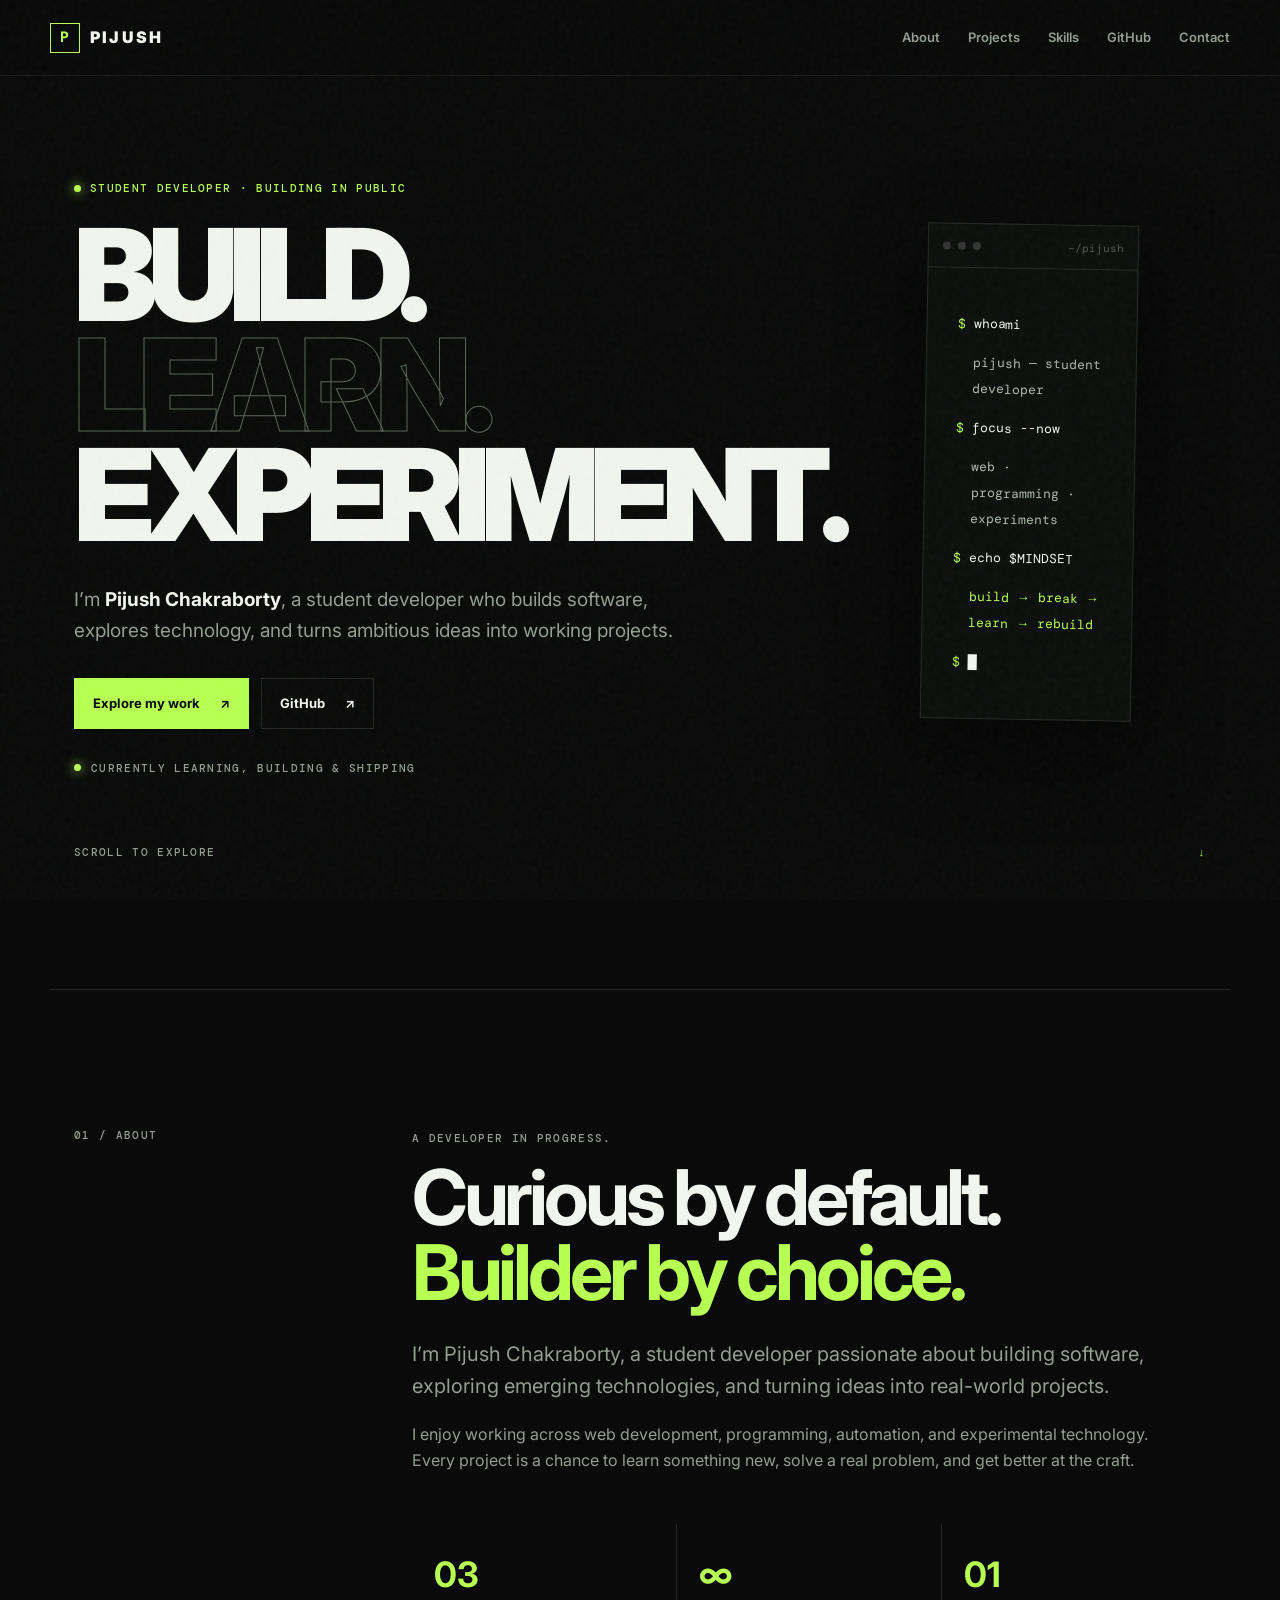
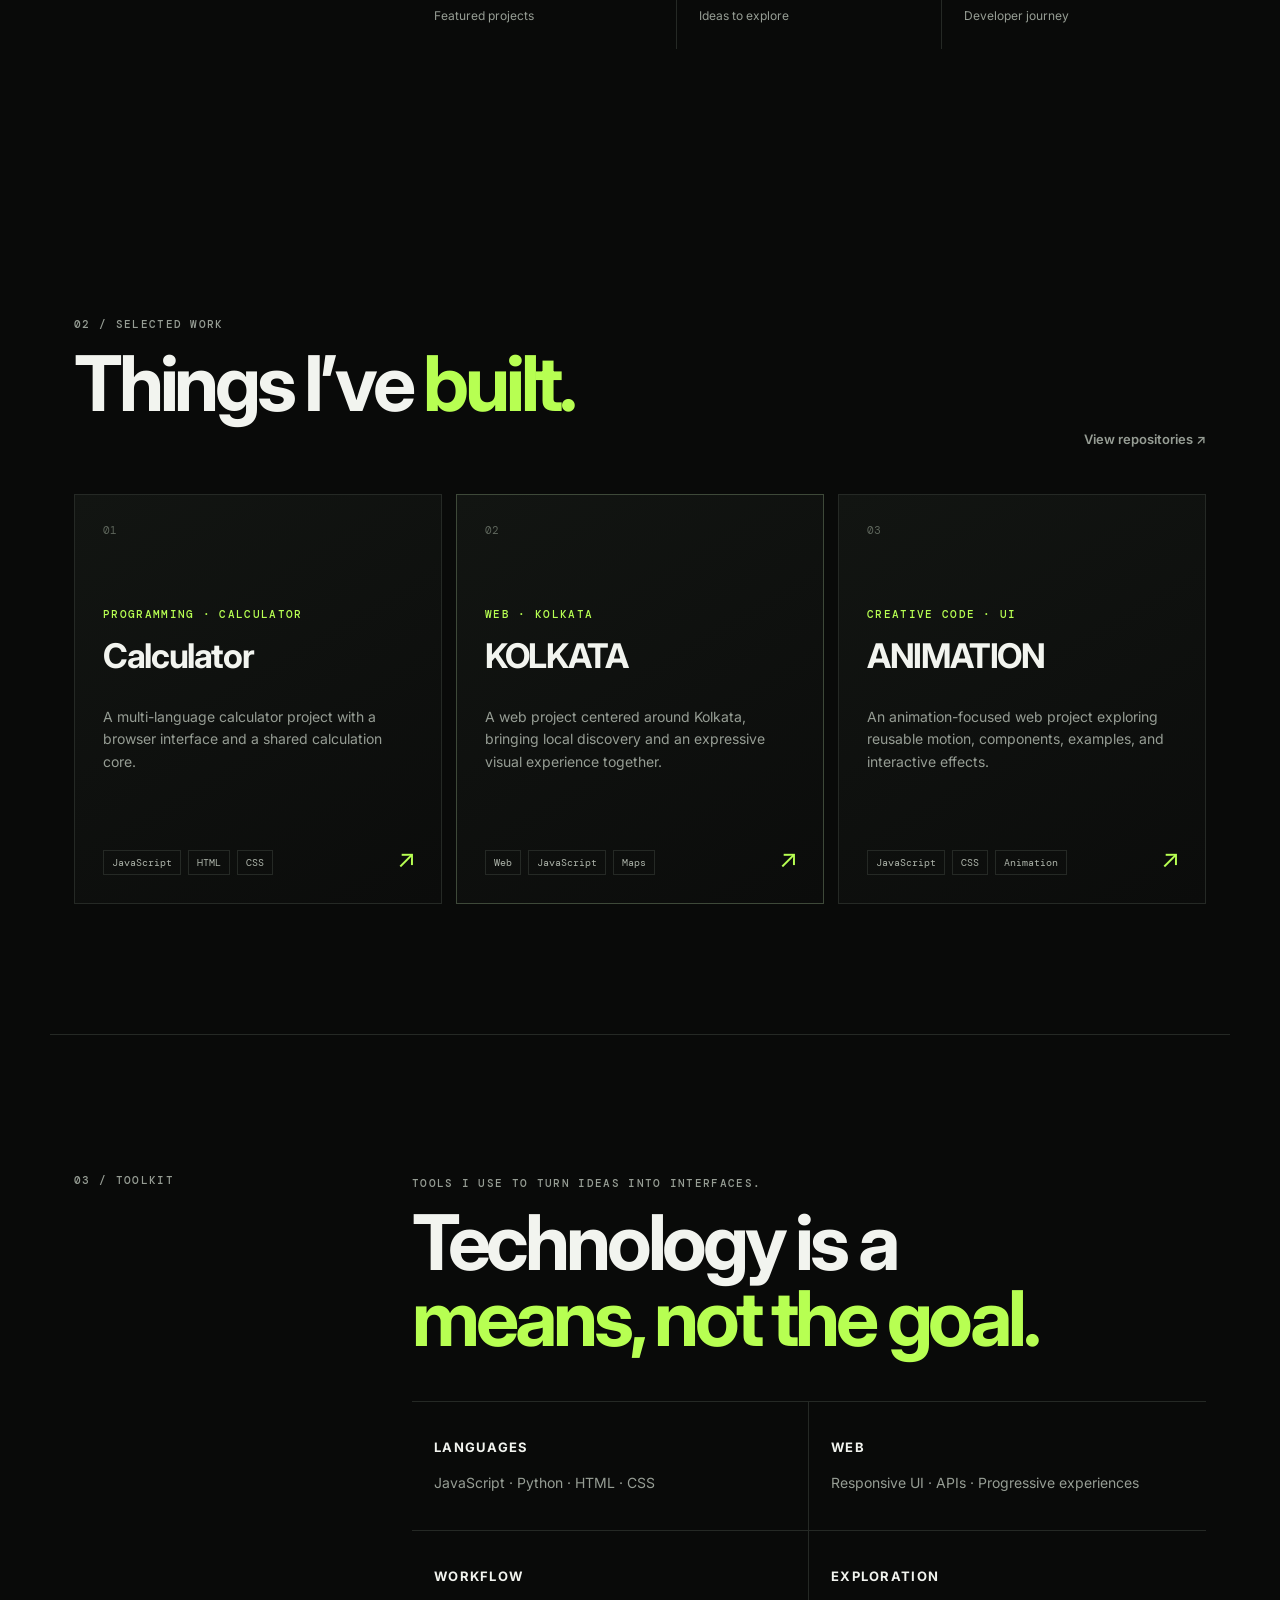
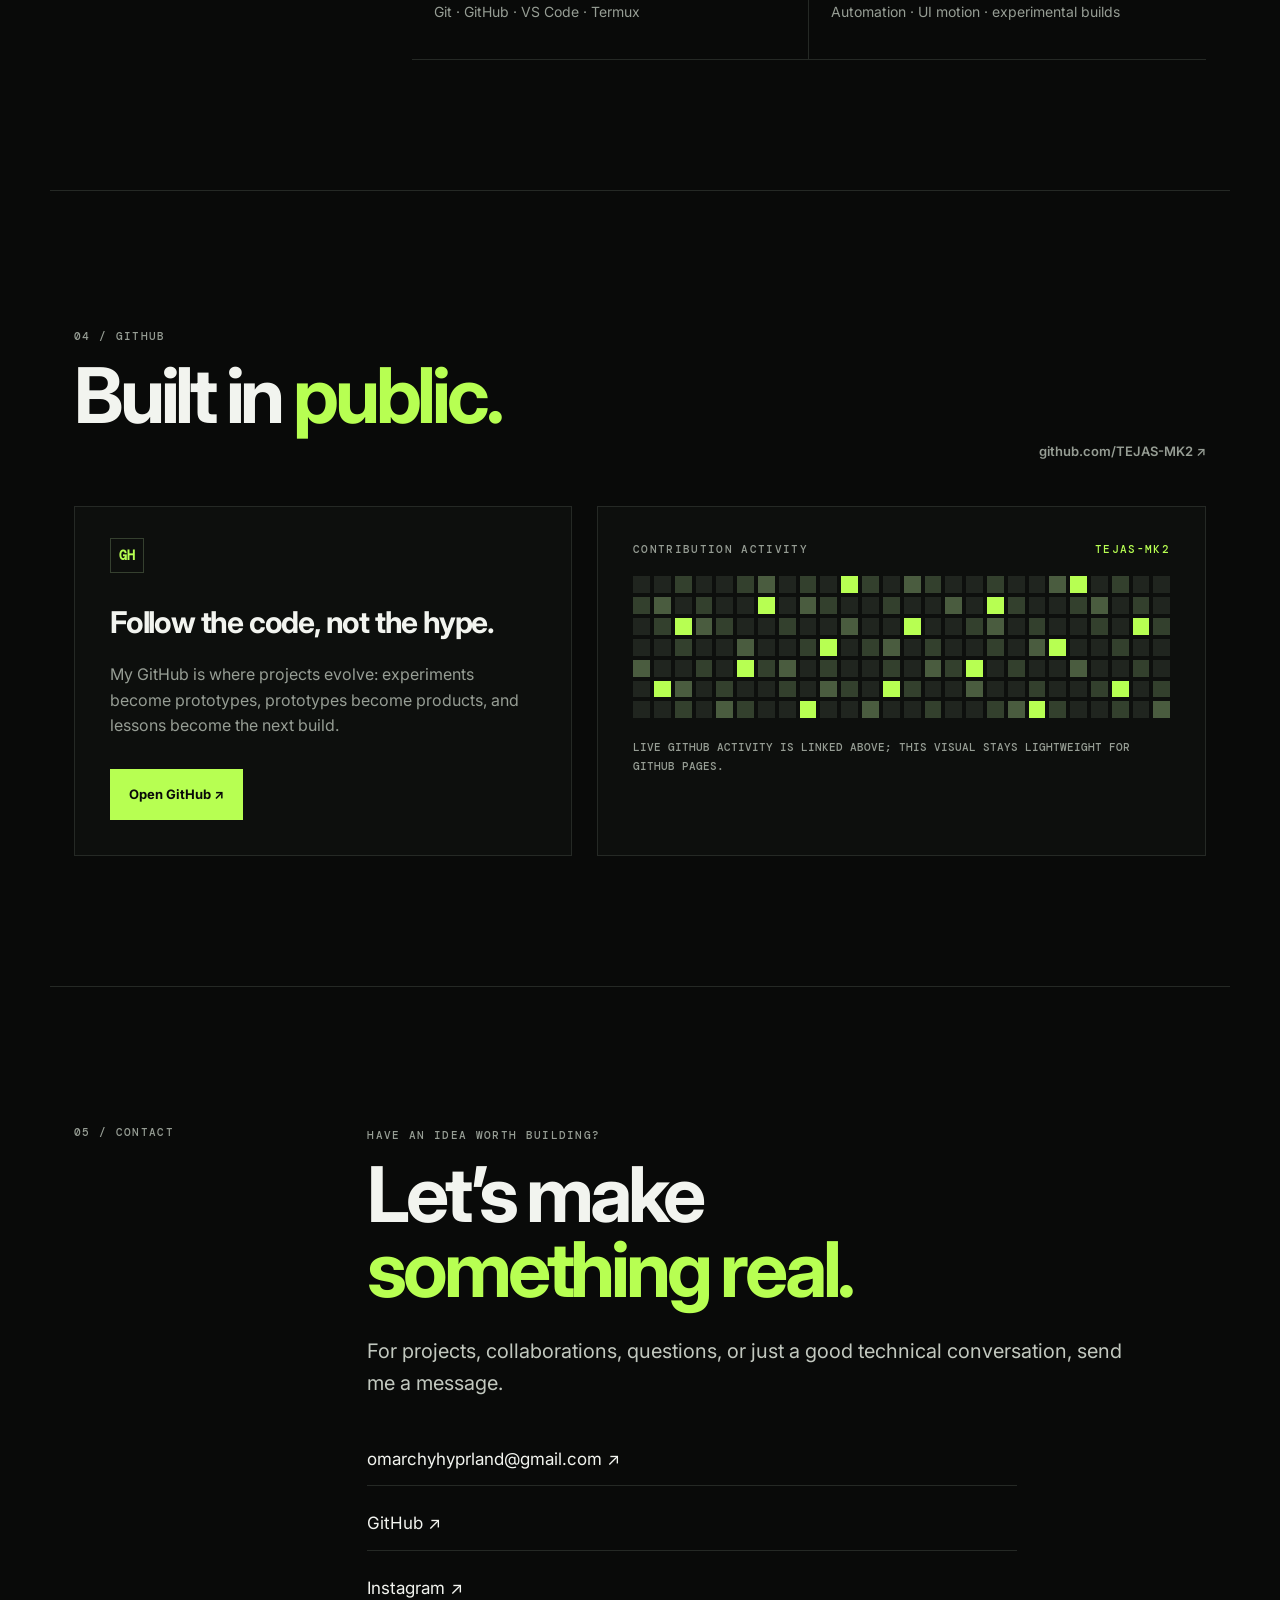
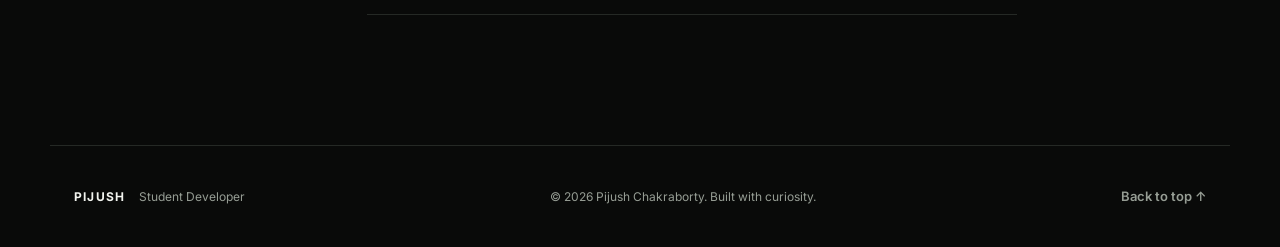
<file: index.html>
<!doctype html>
<html lang="en">
<head>
  <meta charset="utf-8">
  <meta name="viewport" content="width=device-width, initial-scale=1">
  <meta name="description" content="Pijush Chakraborty — Student Developer building software, exploring technology, and turning ideas into real projects.">
  <meta name="theme-color" content="#0a0b0a">
  <meta property="og:title" content="Pijush Chakraborty — Student Developer">
  <meta property="og:description" content="Student developer building software, exploring technology, and turning ideas into real projects.">
  <meta property="og:type" content="website">
  <title>Pijush Chakraborty — Student Developer</title>
  <link rel="icon" href="data:image/svg+xml,%3Csvg xmlns='http://www.w3.org/2000/svg' viewBox='0 0 100 100'%3E%3Ctext y='.9em' font-size='90'%3EP%3C/text%3E%3C/svg%3E">
  <link rel="stylesheet" href="./styles.css">
</head>
<body>
  <div class="noise" aria-hidden="true"></div>
  <header class="site-header">
    <a class="brand" href="#home" aria-label="Pijush home"><span class="brand-mark">P</span><span>PIJUSH</span></a>
    <button class="menu-toggle" aria-expanded="false" aria-controls="nav">Menu</button>
    <nav id="nav" class="nav" aria-label="Primary navigation">
      <a href="#about">About</a><a href="#projects">Projects</a><a href="#skills">Skills</a><a href="#github">GitHub</a><a href="#contact">Contact</a>
    </nav>
  </header>

  <main>
    <section id="home" class="hero section">
      <div class="hero-grid">
        <div>
          <p class="eyebrow"><span class="pulse"></span> Student Developer · Building in public</p>
          <h1>BUILD.<br><em>LEARN.</em><br>EXPERIMENT.</h1>
          <p class="hero-copy">I’m <strong>Pijush Chakraborty</strong>, a student developer who builds software, explores technology, and turns ambitious ideas into working projects.</p>
          <div class="actions"><a class="button primary" href="#projects">Explore my work <span>↗</span></a><a class="button" href="https://github.com/TEJAS-MK2">GitHub <span>↗</span></a></div>
          <div class="status-line"><span class="dot"></span> Currently learning, building & shipping</div>
        </div>
        <div class="hero-card">
          <div class="terminal-top"><span></span><span></span><span></span><code>~/pijush</code></div>
          <div class="terminal-body">
            <p><span class="prompt">$</span> whoami</p><p class="output">pijush — student developer</p>
            <p><span class="prompt">$</span> focus --now</p><p class="output">web · programming · experiments</p>
            <p><span class="prompt">$</span> echo $MINDSET</p><p class="output accent">build → break → learn → rebuild</p>
            <p><span class="prompt">$</span> <span class="cursor">█</span></p>
          </div>
        </div>
      </div>
      <div class="scroll-note">SCROLL TO EXPLORE <span>↓</span></div>
    </section>

    <section id="about" class="section split">
      <div class="section-label">01 / ABOUT</div>
      <div>
        <p class="kicker">A developer in progress.</p>
        <h2>Curious by default.<br><span>Builder by choice.</span></h2>
        <p class="lead">I’m Pijush Chakraborty, a student developer passionate about building software, exploring emerging technologies, and turning ideas into real-world projects.</p>
        <p>I enjoy working across web development, programming, automation, and experimental technology. Every project is a chance to learn something new, solve a real problem, and get better at the craft.</p>
        <div class="facts"><div><strong>03</strong><span>Featured projects</span></div><div><strong>∞</strong><span>Ideas to explore</span></div><div><strong>01</strong><span>Developer journey</span></div></div>
      </div>
    </section>

    <section id="projects" class="section">
      <div class="section-heading"><div><div class="section-label">02 / SELECTED WORK</div><h2>Things I’ve <span>built.</span></h2></div><a class="text-link" href="https://github.com/TEJAS-MK2?tab=repositories">View repositories ↗</a></div>
      <div class="projects">
        <a class="project-card" href="https://github.com/TEJAS-MK2/Calculator">
          <div class="project-index">01</div><div class="project-meta">PROGRAMMING · CALCULATOR</div>
          <h3>Calculator</h3><p>A multi-language calculator project with a browser interface and a shared calculation core.</p>
          <div class="tags"><span>JavaScript</span><span>HTML</span><span>CSS</span></div><div class="project-arrow">↗</div>
        </a>
        <a class="project-card featured" href="https://github.com/TEJAS-MK2/KOLKATA">
          <div class="project-index">02</div><div class="project-meta">WEB · KOLKATA</div>
          <h3>KOLKATA</h3><p>A web project centered around Kolkata, bringing local discovery and an expressive visual experience together.</p>
          <div class="tags"><span>Web</span><span>JavaScript</span><span>Maps</span></div><div class="project-arrow">↗</div>
        </a>
        <a class="project-card" href="https://github.com/TEJAS-MK2/ANIMATION">
          <div class="project-index">03</div><div class="project-meta">CREATIVE CODE · UI</div>
          <h3>ANIMATION</h3><p>An animation-focused web project exploring reusable motion, components, examples, and interactive effects.</p>
          <div class="tags"><span>JavaScript</span><span>CSS</span><span>Animation</span></div><div class="project-arrow">↗</div>
        </a>
      </div>
    </section>

    <section id="skills" class="section split">
      <div class="section-label">03 / TOOLKIT</div>
      <div><p class="kicker">Tools I use to turn ideas into interfaces.</p><h2>Technology is a<br><span>means, not the goal.</span></h2>
        <div class="skill-grid"><div><h3>Languages</h3><p>JavaScript · Python · HTML · CSS</p></div><div><h3>Web</h3><p>Responsive UI · APIs · Progressive experiences</p></div><div><h3>Workflow</h3><p>Git · GitHub · VS Code · Termux</p></div><div><h3>Exploration</h3><p>Automation · UI motion · experimental builds</p></div></div>
      </div>
    </section>

    <section id="github" class="section github-section">
      <div class="section-heading"><div><div class="section-label">04 / GITHUB</div><h2>Built in <span>public.</span></h2></div><a class="text-link" href="https://github.com/TEJAS-MK2">github.com/TEJAS-MK2 ↗</a></div>
      <div class="github-panel"><div class="github-copy"><span class="github-icon">GH</span><h3>Follow the code, not the hype.</h3><p>My GitHub is where projects evolve: experiments become prototypes, prototypes become products, and lessons become the next build.</p><a class="button primary" href="https://github.com/TEJAS-MK2">Open GitHub ↗</a></div><div class="contrib" aria-label="Decorative contribution activity"><div class="contrib-head"><span>Contribution activity</span><span>TEJAS-MK2</span></div><div id="contrib-grid"></div><small>Live GitHub activity is linked above; this visual stays lightweight for GitHub Pages.</small></div></div>
    </section>

    <section id="contact" class="section contact">
      <div class="section-label">05 / CONTACT</div>
      <div><p class="kicker">Have an idea worth building?</p><h2>Let’s make<br><span>something real.</span></h2><p class="lead">For projects, collaborations, questions, or just a good technical conversation, send me a message.</p><div class="contact-links"><a href="mailto:omarchyhyprland@gmail.com">omarchyhyprland@gmail.com ↗</a><a href="https://github.com/TEJAS-MK2">GitHub ↗</a><a href="https://www.instagram.com/404__error_try_again/">Instagram ↗</a></div></div>
    </section>
  </main>

  <footer><div><strong>PIJUSH</strong><span>Student Developer</span></div><p>© <span id="year"></span> Pijush Chakraborty. Built with curiosity.</p><a href="#home">Back to top ↑</a></footer>
  <script src="./script.js"></script>
</body>
</html>
</file>
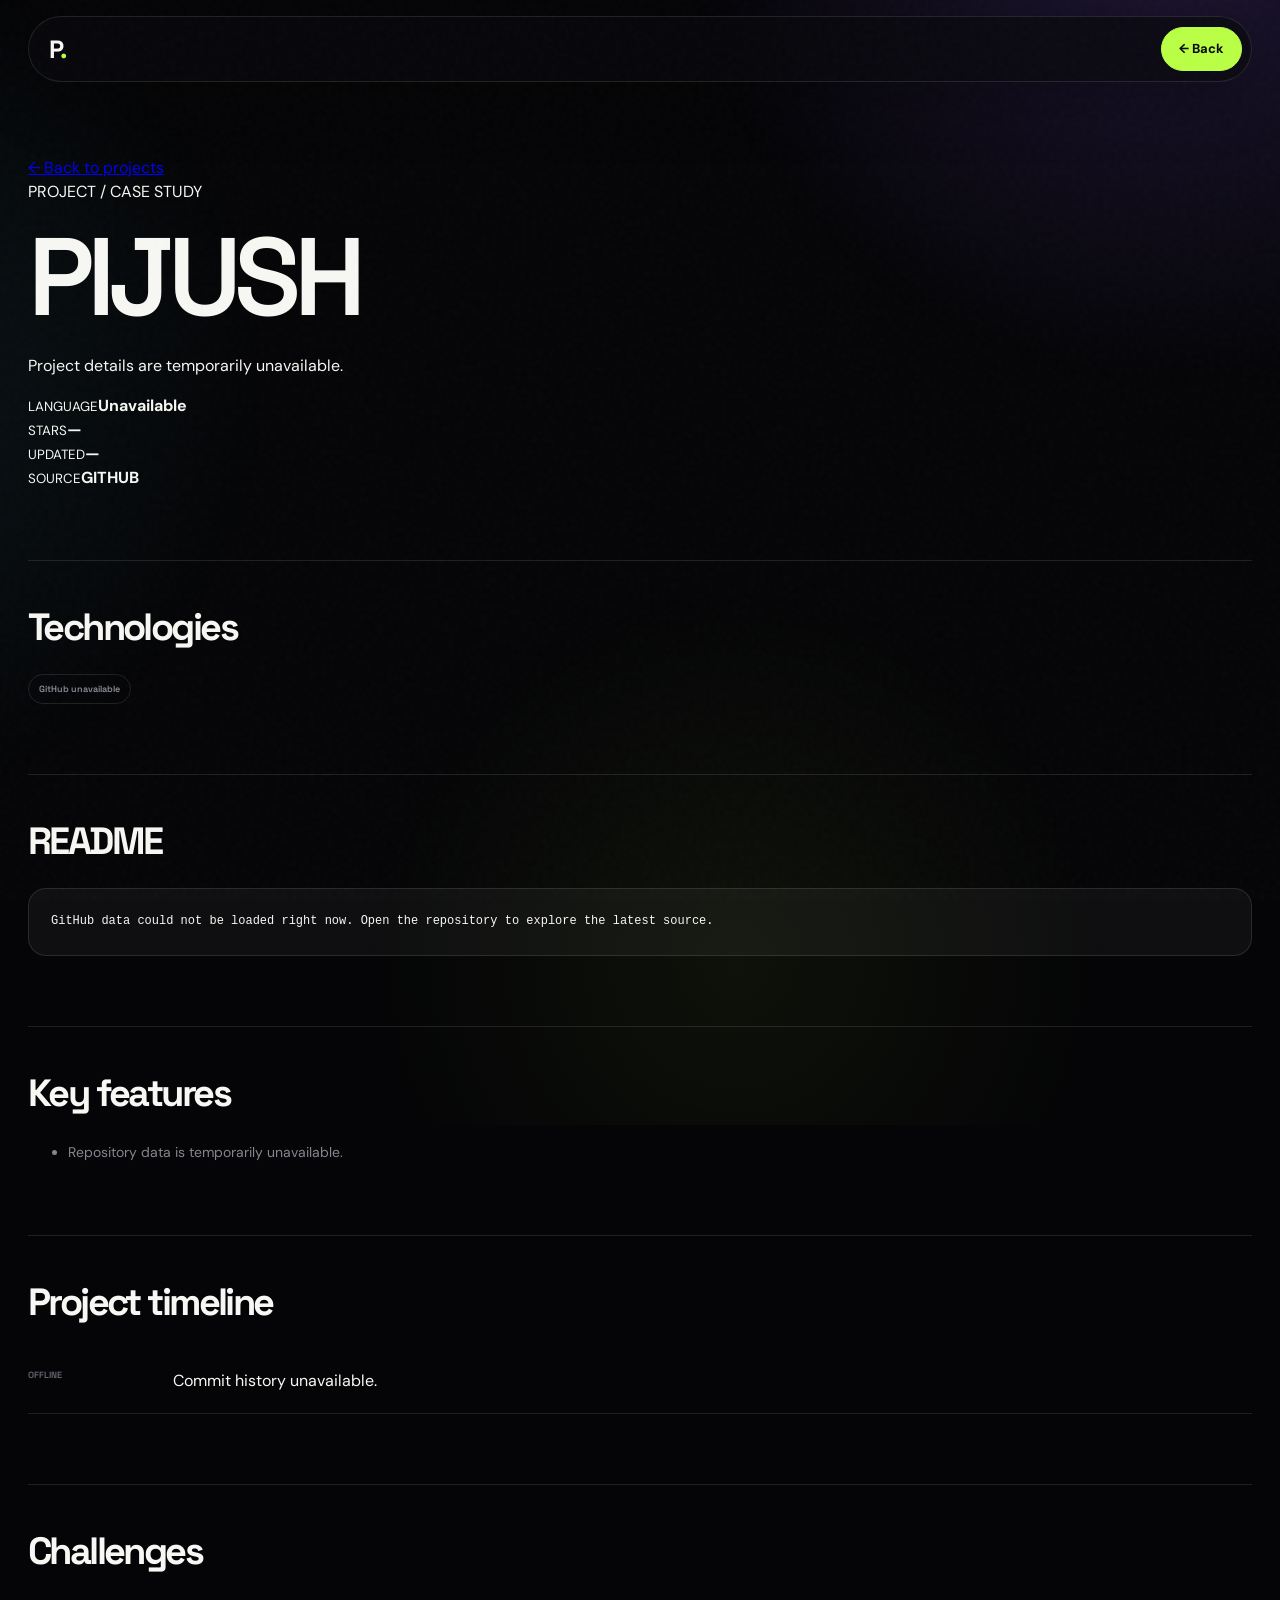
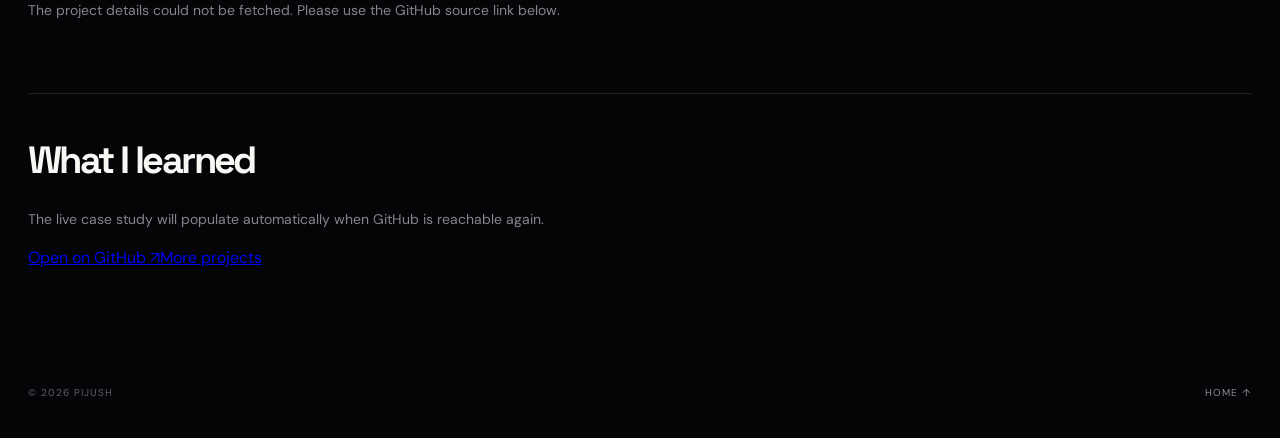
<file: case-study.html>
<!doctype html><html lang="en"><head><meta charset="UTF-8"><meta name="viewport" content="width=device-width,initial-scale=1"><meta name="description" content="A dynamic project case study from Pijush’s GitHub portfolio."><meta property="og:title" content="Project — Pijush"><meta property="og:description" content="Explore the project README, technologies, timeline, features, challenges, and learning notes."><meta property="og:type" content="article"><link rel="icon" href="favicon.svg" type="image/svg+xml"><title>Project — Pijush</title><link rel="preconnect" href="https://fonts.googleapis.com"><link rel="preconnect" href="https://fonts.gstatic.com" crossorigin><link href="https://fonts.googleapis.com/css2?family=DM+Sans:wght@400;500;600;700&family=Space+Grotesk:wght@500;600;700&display=swap" rel="stylesheet"><link rel="stylesheet" href="style.css"><link rel="stylesheet" href="mobile.css"><link rel="stylesheet" href="features.css"><link rel="stylesheet" href="v11.css"></head><body><div class="noise"></div><header class="nav-wrap"><nav class="nav container"><a class="logo" href="index.html">P<span>.</span></a><a class="nav-cta" href="index.html#work">← Back</a></nav></header><main class="case case-rich container"><a class="back" href="index.html#work">← Back to projects</a><div class="case-kicker">PROJECT / CASE STUDY</div><h1 id="title">Loading.</h1><p class="case-lead" id="lead">Loading project details from GitHub…</p><div class="case-grid"><div class="case-stat"><small>LANGUAGE</small><strong id="language">—</strong></div><div class="case-stat"><small>STARS</small><strong id="stars">—</strong></div><div class="case-stat"><small>UPDATED</small><strong id="updated">—</strong></div><div class="case-stat"><small>SOURCE</small><strong>GITHUB</strong></div></div><section class="case-section"><h2>Technologies</h2><div class="case-tags" id="technologies"><span class="case-tag">Loading…</span></div></section><section class="case-section"><h2>README</h2><pre class="case-readme" id="readme">Loading repository README…</pre></section><section class="case-section"><h2>Key features</h2><ul id="features"><li>Loading…</li></ul></section><section class="case-section"><h2>Project timeline</h2><div class="case-timeline" id="case-events"><div class="case-event"><time>NOW</time><a href="#">Loading commit history…</a></div></div></section><section class="case-section"><h2>Challenges</h2><p id="challenge">Loading…</p></section><section class="case-section"><h2>What I learned</h2><p id="learned">Loading…</p></section><div class="case-actions"><a id="github" href="#" target="_blank" rel="noreferrer">Open on GitHub ↗</a><a href="index.html#work">More projects</a></div></main><footer class="footer container"><span>© 2026 Pijush</span><a href="index.html">Home ↑</a></footer><script src="case-study-v11.js"></script></body></html>
</file>
<file: styles.css>
@import url('https://fonts.googleapis.com/css2?family=DM+Mono:wght@400;500&family=Inter:wght@400;500;600;700;800;900&display=swap');
:root{--bg:#090a09;--panel:#111311;--line:#252925;--text:#f2f4ef;--muted:#969d94;--accent:#b7ff52;--max:1180px}
*{box-sizing:border-box}html{scroll-behavior:smooth}body{margin:0;background:var(--bg);color:var(--text);font-family:Inter,system-ui,sans-serif;line-height:1.6;overflow-x:hidden}.noise{position:fixed;inset:0;pointer-events:none;opacity:.035;background-image:url("data:image/svg+xml,%3Csvg viewBox='0 0 180 180' xmlns='http://www.w3.org/2000/svg'%3E%3Cfilter id='n'%3E%3CfeTurbulence type='fractalNoise' baseFrequency='.9' numOctaves='3' stitchTiles='stitch'/%3E%3C/filter%3E%3Crect width='100%25' height='100%25' filter='url(%23n)'/%3E%3C/svg%3E");z-index:20}.site-header{height:76px;position:fixed;top:0;left:0;right:0;z-index:10;display:flex;align-items:center;justify-content:space-between;padding:0 max(24px,calc((100vw - var(--max))/2));border-bottom:1px solid rgba(255,255,255,.07);background:rgba(9,10,9,.82);backdrop-filter:blur(16px)}.brand{display:flex;align-items:center;gap:10px;color:var(--text);text-decoration:none;font-weight:900;letter-spacing:.14em}.brand-mark{display:grid;place-items:center;width:30px;height:30px;border:1px solid var(--accent);color:var(--accent);font-family:'DM Mono';font-size:14px}.nav{display:flex;gap:28px}.nav a,.text-link,footer a{color:var(--muted);text-decoration:none;font-size:13px;font-weight:600;transition:.2s}.nav a:hover,.text-link:hover,footer a:hover{color:var(--accent)}.menu-toggle{display:none;background:none;border:1px solid var(--line);color:var(--text);padding:8px 12px}.section{max-width:var(--max);margin:auto;padding:130px 24px}.hero{min-height:100vh;padding-top:170px;display:flex;flex-direction:column;justify-content:center}.hero-grid{display:grid;grid-template-columns:1.25fr .75fr;gap:80px;align-items:center}.eyebrow,.kicker,.section-label,.project-meta,.status-line,.scroll-note,.contrib-head,small{font:500 11px 'DM Mono',monospace;letter-spacing:.12em;text-transform:uppercase;color:var(--muted)}.eyebrow{color:var(--accent);display:flex;align-items:center;gap:9px}.pulse,.dot{width:7px;height:7px;border-radius:50%;background:var(--accent);display:inline-block;box-shadow:0 0 12px var(--accent)}h1{font-size:clamp(64px,10vw,138px);line-height:.86;letter-spacing:-.07em;margin:25px 0 35px;font-weight:900}h1 em{font-style:normal;color:transparent;-webkit-text-stroke:1px #5d655b}.hero-copy{max-width:650px;font-size:19px;color:var(--muted)}.hero-copy strong{color:var(--text)}.actions{display:flex;gap:12px;margin:32px 0}.button{display:inline-flex;align-items:center;gap:20px;padding:14px 18px;border:1px solid var(--line);color:var(--text);text-decoration:none;font-size:13px;font-weight:700;transition:.2s}.button:hover{border-color:var(--accent);transform:translateY(-2px)}.button.primary{background:var(--accent);color:#090a09;border-color:var(--accent)}.status-line{display:flex;align-items:center;gap:10px}.hero-card{border:1px solid var(--line);background:#0d0f0d;box-shadow:0 30px 80px #0008;transform:rotate(1deg)}.terminal-top{height:44px;border-bottom:1px solid var(--line);display:flex;align-items:center;gap:7px;padding:0 14px}.terminal-top span{width:8px;height:8px;border-radius:50%;background:#333}.terminal-top code{margin-left:auto;color:#555;font:11px 'DM Mono'}.terminal-body{padding:30px;font:13px/2 'DM Mono';min-height:310px}.prompt{color:var(--accent)}.output{color:#b0b8ae;margin:0 0 12px 16px}.output.accent{color:var(--accent)}.cursor{animation:blink 1s steps(2,end) infinite}@keyframes blink{50%{opacity:0}}.scroll-note{margin-top:70px;display:flex;justify-content:space-between}.scroll-note span{color:var(--accent)}.split{display:grid;grid-template-columns:.35fr 1fr;gap:60px;border-top:1px solid var(--line)}h2{font-size:clamp(44px,6vw,78px);line-height:.98;letter-spacing:-.055em;margin:15px 0 28px}h2 span{color:var(--accent)}.lead{font-size:20px;color:#c2c8bf;max-width:760px}.split>div:last-child>p:not(.kicker){color:var(--muted);max-width:760px}.facts{display:grid;grid-template-columns:repeat(3,1fr);gap:1px;background:var(--line);margin-top:50px}.facts div{background:var(--bg);padding:22px}.facts strong{display:block;font-size:35px;color:var(--accent)}.facts span{font-size:12px;color:var(--muted)}.section-heading{display:flex;justify-content:space-between;align-items:end;margin-bottom:45px}.projects{display:grid;grid-template-columns:repeat(3,1fr);gap:14px}.project-card{position:relative;min-height:410px;padding:28px;border:1px solid var(--line);background:linear-gradient(150deg,#121512,#0b0c0b);color:var(--text);text-decoration:none;display:flex;flex-direction:column;transition:.3s;overflow:hidden}.project-card:before{content:"";position:absolute;inset:0;background:radial-gradient(circle at 90% 0%,rgba(183,255,82,.1),transparent 35%);opacity:0;transition:.3s}.project-card:hover{border-color:#56614e;transform:translateY(-7px)}.project-card:hover:before{opacity:1}.project-card.featured{border-color:#3e4939}.project-index{font:11px 'DM Mono';color:#5d655b;margin-bottom:70px}.project-meta{color:var(--accent)}.project-card h3{font-size:34px;letter-spacing:-.04em;margin:8px 0}.project-card p{color:var(--muted);font-size:14px}.tags{display:flex;gap:7px;flex-wrap:wrap;margin-top:auto}.tags span{border:1px solid var(--line);padding:5px 8px;color:#adb4aa;font:10px 'DM Mono'}.project-arrow{position:absolute;right:25px;bottom:25px;font-size:25px;color:var(--accent)}.skill-grid{display:grid;grid-template-columns:repeat(2,1fr);border-top:1px solid var(--line);margin-top:45px}.skill-grid>div{padding:22px;border-bottom:1px solid var(--line)}.skill-grid>div:nth-child(odd){border-right:1px solid var(--line)}.skill-grid h3{font-size:13px;text-transform:uppercase;letter-spacing:.1em}.skill-grid p{color:var(--muted);font-size:14px}.github-section{border-top:1px solid var(--line)}.github-panel{display:grid;grid-template-columns:.9fr 1.1fr;gap:25px}.github-copy,.contrib{border:1px solid var(--line);padding:35px;background:#0d0f0d}.github-icon{font:700 13px 'DM Mono';color:var(--accent);border:1px solid #35402f;padding:8px}.github-copy h3{font-size:30px;letter-spacing:-.04em;margin:30px 0 10px}.github-copy p{color:var(--muted);margin-bottom:30px}.contrib-head{display:flex;justify-content:space-between;margin-bottom:20px}.contrib-head span:last-child{color:var(--accent)}#contrib-grid{display:grid;grid-template-columns:repeat(26,1fr);gap:4px}.cell{aspect-ratio:1;background:#20251f}.cell:nth-child(3n){background:#33402d}.cell:nth-child(7n){background:#4a5c3f}.cell:nth-child(11n){background:var(--accent)}.contrib small{display:block;margin-top:20px;line-height:1.7;letter-spacing:0}.contact{border-top:1px solid var(--line);display:grid;grid-template-columns:.35fr 1fr}.contact-links{display:flex;flex-direction:column;gap:12px;margin-top:35px}.contact-links a{color:var(--text);font-size:17px;text-decoration:none;border-bottom:1px solid var(--line);padding:12px 0;max-width:650px;transition:.2s}.contact-links a:hover{color:var(--accent);padding-left:8px}footer{max-width:var(--max);margin:auto;padding:40px 24px;display:flex;justify-content:space-between;align-items:center;border-top:1px solid var(--line);color:var(--muted);font-size:12px}footer div{display:flex;gap:14px;align-items:center}footer strong{color:var(--text);letter-spacing:.1em}footer p{margin:0}.section-label{padding-top:8px}@media(max-width:850px){.nav{position:absolute;top:76px;left:0;right:0;background:#0a0b0a;border-bottom:1px solid var(--line);display:none;padding:20px 24px;flex-direction:column;gap:18px}.nav.open{display:flex}.menu-toggle{display:block}.hero-grid,.github-panel,.split,.contact{grid-template-columns:1fr}.hero-card{display:none}.projects{grid-template-columns:1fr}.section{padding:95px 20px}.hero{padding-top:130px}.scroll-note{margin-top:45px}.facts{grid-template-columns:1fr}.skill-grid{grid-template-columns:1fr}.skill-grid>div:nth-child(odd){border-right:0}.section-heading{align-items:start;gap:20px;flex-direction:column}h1{font-size:clamp(58px,18vw,100px)}footer{flex-direction:column;gap:20px;align-items:flex-start}}@media(prefers-reduced-motion:reduce){html{scroll-behavior:auto}.project-card,.button{transition:none}.cursor{animation:none}}
</file>
<file: style.css>
:root{--bg:#050507;--surface:rgba(255,255,255,.045);--surface2:rgba(255,255,255,.075);--fg:#f7f7f3;--muted:#8e8e99;--line:rgba(255,255,255,.11);--accent:#baff45;--violet:#8b5cf6;--cyan:#55e7ff;--max:1240px}*{box-sizing:border-box}html{scroll-behavior:smooth}body{margin:0;background:var(--bg);color:var(--fg);font-family:'DM Sans',sans-serif;line-height:1.5;overflow-x:hidden}body:before{content:'';position:fixed;inset:-25%;z-index:-4;background:radial-gradient(circle at 78% 8%,rgba(139,92,246,.2),transparent 26%),radial-gradient(circle at 8% 45%,rgba(85,231,255,.07),transparent 23%),radial-gradient(circle at 55% 88%,rgba(186,255,69,.055),transparent 24%);pointer-events:none}.page-grid{position:fixed;inset:0;z-index:-3;opacity:.28;pointer-events:none;background-image:linear-gradient(rgba(255,255,255,.025) 1px,transparent 1px),linear-gradient(90deg,rgba(255,255,255,.025) 1px,transparent 1px);background-size:80px 80px;mask-image:linear-gradient(to bottom,black,transparent 75%)}.noise{position:fixed;inset:0;z-index:40;pointer-events:none;opacity:.024;background-image:url("data:image/svg+xml,%3Csvg viewBox='0 0 180 180' xmlns='http://www.w3.org/2000/svg'%3E%3Cfilter id='n'%3E%3CfeTurbulence type='fractalNoise' baseFrequency='.9' numOctaves='4' stitchTiles='stitch'/%3E%3C/filter%3E%3Crect width='100%25' height='100%25' filter='url(%23n)'/%3E%3C/svg%3E")}.cursor-glow{position:fixed;left:50%;top:50%;width:420px;height:420px;border-radius:50%;pointer-events:none;z-index:-1;background:radial-gradient(circle,rgba(139,92,246,.09),transparent 67%);transform:translate(-50%,-50%);mix-blend-mode:screen}.container{width:min(calc(100% - 56px),var(--max));margin:auto}.nav-wrap{position:sticky;top:16px;z-index:20}.nav{height:66px;padding:0 9px 0 20px;display:flex;align-items:center;justify-content:space-between;border:1px solid var(--line);border-radius:999px;background:rgba(9,9,13,.7);backdrop-filter:blur(24px);box-shadow:0 18px 60px rgba(0,0,0,.28)}.logo{font:700 25px/1 'Space Grotesk';color:var(--fg);text-decoration:none;letter-spacing:-.08em}.logo span{color:var(--accent)}.nav-links{display:flex;gap:6px}.nav-links a{padding:10px 15px;border-radius:999px;color:#9999a4;text-decoration:none;font-size:13px;transition:.25s}.nav-links a:hover{color:var(--fg);background:var(--surface2)}.nav-right{display:flex;align-items:center;gap:8px}.command-btn{border:1px solid var(--line);background:var(--surface);color:#aaaab4;border-radius:999px;padding:9px 12px;font:600 12px 'DM Sans';cursor:pointer}.nav-cta{font-size:13px;color:#090b07;text-decoration:none;background:var(--accent);padding:11px 17px;border-radius:999px;font-weight:700}.nav-cta span{margin-left:4px}.hero{min-height:calc(100vh - 82px);display:grid;grid-template-columns:1.04fr .96fr;align-items:center;gap:50px;padding:75px 0 95px;position:relative}.hero-copy{position:relative;z-index:2}.hero-topline{display:flex;justify-content:space-between;align-items:center;max-width:720px}.eyebrow{display:flex;align-items:center;gap:9px;color:#a5a5af;font-size:11px;letter-spacing:.14em;text-transform:uppercase}.hero-index{color:#51515c;font:600 10px 'Space Grotesk';letter-spacing:.14em}.status-dot{width:7px;height:7px;background:var(--accent);border-radius:50%;box-shadow:0 0 18px var(--accent);animation:pulse 2s infinite}@keyframes pulse{50%{opacity:.35;box-shadow:0 0 4px var(--accent)}}h1,h2,h3{font-family:'Space Grotesk',sans-serif;letter-spacing:-.068em;margin:0}h1{font-size:clamp(65px,8.6vw,128px);line-height:.82;font-weight:600;margin:28px 0 32px;max-width:900px}em{font-style:normal;background:linear-gradient(105deg,var(--accent),#e1ffad 55%,#9effd0);-webkit-background-clip:text;background-clip:text;color:transparent}.hero-text{max-width:600px;color:#a3a3ae;font-size:18px;line-height:1.7}.hero-actions{display:flex;gap:10px;margin-top:35px}.button{display:inline-flex;align-items:center;gap:18px;padding:14px 19px;border-radius:999px;text-decoration:none;font-weight:700;font-size:13px;transition:.3s}.button:hover{transform:translateY(-3px)}.primary{background:var(--fg);color:#08080a;box-shadow:0 10px 40px rgba(255,255,255,.08)}.ghost{border:1px solid var(--line);color:var(--fg);background:var(--surface)}.hero-meta{display:flex;align-items:center;gap:12px;margin-top:68px;color:#53535d;font:600 9px 'Space Grotesk';letter-spacing:.15em}.hero-meta i{width:80px;height:1px;background:#383840}.hero-orbit{height:540px;position:relative;display:grid;place-items:center;transition:transform .25s ease}.hero-orbit:before{content:'';position:absolute;width:390px;height:390px;border-radius:50%;background:radial-gradient(circle,rgba(139,92,246,.23),transparent 68%);filter:blur(18px)}.orbit{position:absolute;border:1px solid rgba(255,255,255,.13);border-radius:50%;transform:rotate(-24deg);box-shadow:0 0 70px rgba(139,92,246,.04)}.orbit-a{width:480px;height:250px}.orbit-b{width:290px;height:480px}.orbit-c{width:390px;height:390px;border-color:rgba(85,231,255,.09);animation:spin 18s linear infinite}@keyframes spin{to{transform:rotate(336deg)}}.planet{position:absolute;border-radius:50%;z-index:2}.planet-one{width:12px;height:12px;top:84px;right:17%;background:var(--accent);box-shadow:0 0 24px rgba(186,255,69,.7);animation:planet1 7s ease-in-out infinite}.planet-two{width:8px;height:8px;bottom:105px;left:17%;background:var(--cyan);box-shadow:0 0 22px rgba(85,231,255,.7);animation:planet2 6s ease-in-out infinite}@keyframes planet1{50%{transform:translate(-18px,22px)}}@keyframes planet2{50%{transform:translate(24px,-15px)}}.orb-core{width:174px;height:174px;border-radius:50%;display:flex;flex-direction:column;align-items:center;justify-content:center;gap:8px;background:radial-gradient(circle at 35% 25%,#292033,#0b0b0f 64%);border:1px solid rgba(255,255,255,.22);box-shadow:inset 0 0 45px rgba(139,92,246,.14),0 0 110px rgba(139,92,246,.15);animation:float 5s ease-in-out infinite}.orb-core span{font:600 26px 'Space Grotesk';color:var(--accent)}.orb-core small{font:600 7px 'Space Grotesk';letter-spacing:.2em;color:#686873}@keyframes float{50%{transform:translateY(-12px) rotate(3deg)}}.floating-chip{position:absolute;border:1px solid rgba(255,255,255,.13);background:rgba(18,18,23,.72);backdrop-filter:blur(14px);padding:9px 11px 9px 14px;border-radius:999px;font-size:11px;color:#d0d0d7;box-shadow:0 12px 38px rgba(0,0,0,.25);animation:drift 5s ease-in-out infinite}.floating-chip b{margin-left:9px;color:#62626d;font:600 8px 'Space Grotesk'}.chip-one{top:78px;right:11px}.chip-two{bottom:92px;left:18px;animation-delay:-2s}.chip-three{top:225px;left:0;animation-delay:-4s}@keyframes drift{50%{transform:translateY(-9px)}}.marquee{border-block:1px solid var(--line);overflow:hidden;padding:17px 0;white-space:nowrap;background:rgba(255,255,255,.018)}.marquee-track{display:flex;width:max-content;align-items:center;gap:28px;animation:scroll 28s linear infinite;font:600 11px 'Space Grotesk';letter-spacing:.18em;color:#898994}@keyframes scroll{to{transform:translateX(-50%)}}.marquee b{color:var(--accent)}.section{padding:150px 0;display:grid;grid-template-columns:190px 1fr;gap:70px;border-bottom:1px solid var(--line)}.section-label{font-size:10px;letter-spacing:.16em;color:#696974;text-transform:uppercase;padding-top:8px}.mini-kicker{font:600 9px 'Space Grotesk';letter-spacing:.16em;color:var(--violet);margin-bottom:18px}.section-content{max-width:900px}.section-content h2{font-size:clamp(45px,6vw,82px);line-height:.94;margin-bottom:35px}.section-content h2 span{color:#5f5f69}.section-content>p{max-width:720px;color:#a1a1ab;font-size:17px;line-height:1.75}.stats{display:flex;gap:80px;margin-top:65px}.stats div{display:flex;flex-direction:column;gap:5px}.stats strong{font:600 32px 'Space Grotesk'}.stats span{font-size:10px;color:#666672;text-transform:uppercase;letter-spacing:.1em}.work-grid{grid-column:2;display:grid;grid-template-columns:1.15fr .85fr;gap:16px}.project{min-height:430px;border:1px solid var(--line);border-radius:26px;background:linear-gradient(145deg,rgba(255,255,255,.055),rgba(255,255,255,.018));position:relative;overflow:hidden;transition:.45s;box-shadow:0 20px 60px rgba(0,0,0,.12);text-decoration:none;color:inherit}.project:before{content:'';position:absolute;inset:0;background:radial-gradient(circle at var(--mx,50%) var(--my,50%),rgba(139,92,246,.16),transparent 35%);opacity:0;transition:.35s;z-index:1;pointer-events:none}.project:after{content:'';position:absolute;inset:0;background:linear-gradient(120deg,transparent 38%,rgba(255,255,255,.06),transparent 62%);transform:translateX(-100%);transition:.7s}.project:hover{transform:translateY(-9px);border-color:rgba(186,255,69,.32);box-shadow:0 30px 90px rgba(0,0,0,.34)}.project:hover:before{opacity:1}.project:hover:after{transform:translateX(100%)}.project-large{grid-row:span 2;min-height:875px}.project-number{position:absolute;top:20px;left:21px;font:11px 'Space Grotesk';color:#70707a;z-index:3}.project-tag{position:absolute;right:20px;top:20px;z-index:4;font:600 9px 'Space Grotesk';letter-spacing:.12em;color:var(--accent)}.project-visual{position:absolute;inset:0 0 125px;display:grid;place-items:center}.visual-grid{grid-template-columns:repeat(2,110px);grid-template-rows:repeat(2,110px);gap:3px;transform:rotate(-10deg);opacity:.86;transition:.5s}.visual-grid span{border:1px solid rgba(255,255,255,.12);background:linear-gradient(135deg,#111119,#2a2335);transition:.45s}.project:hover .visual-grid{transform:rotate(-5deg) scale(1.08)}.visual-grid span:nth-child(1){border-radius:32px 4px 4px 4px}.visual-grid span:nth-child(4){border-radius:4px 4px 32px 4px;background:linear-gradient(135deg,#1b2020,#26331e)}.visual-code{background:radial-gradient(circle at center,rgba(139,92,246,.13),transparent 52%)}code{font:14px/1.9 monospace;color:#b6b6c0}.code-dot{position:absolute;width:7px;height:7px;border-radius:50%;background:var(--accent);box-shadow:0 0 25px var(--accent);transform:translate(-110px,-75px)}.visual-signal{display:flex;align-items:center;gap:9px}.visual-signal i{display:block;width:5px;border-radius:99px;background:linear-gradient(to top,var(--violet),var(--accent));height:35px;transition:.4s}.visual-signal i:nth-child(2){height:90px}.visual-signal i:nth-child(3){height:58px}.visual-signal i:nth-child(4){height:125px}.visual-signal i:nth-child(5){height:76px}.project:hover .visual-signal i{transform:scaleY(1.08)}.project-info{position:absolute;left:22px;right:22px;bottom:21px;z-index:3}.project-info p{font-size:9px;color:#666672;letter-spacing:.14em;margin:0 0 7px}.project-info h3{font-size:28px}.project-info span{font-size:12px;color:#8f8f99}.capabilities{display:grid;grid-template-columns:190px 1fr;gap:70px;padding:150px 0;border-bottom:1px solid var(--line)}.capabilities h2{font:600 clamp(48px,6vw,82px)/.92 'Space Grotesk';letter-spacing:-.07em;margin:18px 0 0}.capability-list{border-top:1px solid var(--line)}.capability-list>div{display:grid;grid-template-columns:50px 1fr 1fr;gap:25px;align-items:center;padding:25px 0;border-bottom:1px solid var(--line)}.capability-list span{font:600 10px 'Space Grotesk';color:#5d5d67}.capability-list strong{font:600 20px 'Space Grotesk'}.capability-list p{margin:0;color:#777782;font-size:13px}.philosophy{grid-template-columns:190px 1fr}.quote{font:500 clamp(50px,7vw,98px)/.96 'Space Grotesk';letter-spacing:-.07em}.contact{padding:190px 0 150px;position:relative;overflow:hidden}.contact-orb{position:absolute;width:360px;height:360px;right:5%;top:90px;border-radius:50%;background:radial-gradient(circle,rgba(139,92,246,.18),transparent 66%);filter:blur(10px);pointer-events:none}.contact h2{font-size:clamp(75px,11vw,150px);line-height:.82;margin:25px 0 60px;position:relative}.contact-link{display:inline-flex;align-items:center;color:var(--fg);font:600 17px 'Space Grotesk';text-decoration:none;border-bottom:1px solid #4e4e57;padding-bottom:9px;transition:.25s}.contact-link:hover{border-color:var(--accent);color:var(--accent)}.contact-link span{margin-left:15px}.footer{display:flex;justify-content:space-between;padding:25px 0 38px;color:#5e5e68;font-size:10px;text-transform:uppercase;letter-spacing:.1em}.footer a{color:#8b8b95;text-decoration:none}.reveal{opacity:0;transform:translateY(28px);transition:opacity .8s cubic-bezier(.2,.7,.2,1),transform .8s cubic-bezier(.2,.7,.2,1)}.reveal.visible{opacity:1;transform:none}.command-overlay{position:fixed;inset:0;z-index:100;display:grid;place-items:start center;padding-top:15vh;background:rgba(3,3,6,.62);backdrop-filter:blur(18px);opacity:0;pointer-events:none;transition:.25s}.command-overlay.open{opacity:1;pointer-events:auto}.command-menu{width:min(520px,calc(100% - 32px));padding:10px;border:1px solid var(--line);border-radius:22px;background:rgba(15,15,20,.92);box-shadow:0 30px 100px rgba(0,0,0,.5)}.command-head,.command-menu>a{display:flex;align-items:center;justify-content:space-between}.command-head{padding:12px 13px 10px;color:#777783;font:600 10px 'Space Grotesk';letter-spacing:.14em;text-transform:uppercase}.command-close{border:1px solid var(--line);background:transparent;color:#777783;border-radius:7px;padding:4px 7px;font-size:10px}.command-menu>a{padding:15px 14px;border-radius:13px;color:#eee;text-decoration:none;font:600 15px 'Space Grotesk';transition:.2s}.command-menu>a:hover{background:var(--surface2);color:var(--accent)}kbd{font:600 10px 'DM Sans';color:#777783;border:1px solid var(--line);padding:4px 7px;border-radius:6px}.command-foot{padding:13px;color:#555561;font-size:10px;text-align:center}.command-foot kbd{margin:0 3px}@media(max-width:850px){.container{width:min(calc(100% - 32px),var(--max))}.nav-wrap{top:8px}.nav{height:62px}.nav-links{display:none}.command-btn{display:none}.hero{min-height:auto;grid-template-columns:1fr;padding:70px 0 80px;gap:20px}.hero-orbit{height:340px;order:-1}.hero-orbit:before{width:240px;height:240px}.orbit-a{width:300px;height:155px}.orbit-b{width:190px;height:315px}.orbit-c{width:260px;height:260px}.orb-core{width:112px;height:112px}.orb-core span{font-size:18px}.orb-core small{font-size:6px}.planet-one{top:25px}.planet-two{bottom:30px}.chip-one{top:20px;right:0}.chip-two{bottom:25px}.chip-three{top:135px;left:0}.hero-text{font-size:16px}.hero-meta{margin-top:45px}.hero-index{display:none}.section,.capabilities{grid-template-columns:1fr;gap:32px;padding:100px 0}.work-grid{grid-column:auto;grid-template-columns:1fr}.project,.project-large{grid-row:auto;min-height:430px}.project-tag{display:none}.capability-list>div{grid-template-columns:35px 1fr}.capability-list p{grid-column:2}.stats{gap:25px;justify-content:space-between}.contact{padding:120px 0}.contact-orb{right:-120px;top:70px}.footer{gap:15px;flex-wrap:wrap}}@media(prefers-reduced-motion:reduce){*,*::before,*::after{animation-duration:.01ms!important;transition-duration:.01ms!important;scroll-behavior:auto!important}}
</file>
<file: mobile.css>
/* Mobile-first feature layer */
@media(max-width:900px){.nav-right{gap:5px}.theme-toggle{display:inline-flex;align-items:center;justify-content:center;width:34px;height:34px;border:1px solid var(--line);background:var(--surface);color:var(--fg);border-radius:999px;font-size:15px;cursor:pointer}.scroll-progress{height:2px}.mobile-nav{position:fixed;left:50%;bottom:10px;transform:translateX(-50%);z-index:50;width:min(94vw,430px);display:grid;grid-template-columns:repeat(5,1fr);padding:7px;border:1px solid var(--line);border-radius:20px;background:rgba(10,10,14,.82);backdrop-filter:blur(20px);box-shadow:0 15px 45px rgba(0,0,0,.35)}.mobile-nav a{padding:9px 3px;text-align:center;color:#a0a0aa;text-decoration:none;font-size:9px;font-weight:700}.mobile-nav a:active,.mobile-nav a:hover{color:var(--accent)}body{padding-bottom:72px}.hero-orbit{transform:none!important}.project{touch-action:manipulation}.capability-list>div{transition:transform .25s,background .25s}.capability-list>div:active{transform:translateX(4px)}
/* Prevent mobile control collisions */
.hero-actions,.contact-actions,.contact-socials,.lab-controls,.project-filters,.ask-form,.nav-right{display:flex;flex-wrap:wrap;align-items:center;gap:10px}.hero-actions>a,.contact-actions>*{flex:0 1 auto}.hero-actions .button,.contact-actions .contact-link,.contact-actions .copy-link,.contact-socials a{white-space:normal;text-align:center}.nav-right{flex-wrap:nowrap}.nav-cta{white-space:nowrap}.code-toolbar{gap:10px}.code-toolbar button{flex:0 0 auto}.lab-controls button,.project-filters button{min-width:0;max-width:100%}.ask-form{align-items:stretch}.ask-form input{min-width:0}.contact-socials{margin-top:14px}.contact-socials a{min-width:0}
}
@media(min-width:901px){.mobile-nav{display:none}.theme-toggle{display:inline-flex;align-items:center;justify-content:center;width:38px;height:38px;border:1px solid var(--line);background:var(--surface);color:var(--fg);border-radius:999px;font-size:16px;cursor:pointer}}
@media(max-width:560px){.mobile-nav{bottom:8px;width:calc(100% - 18px);border-radius:18px}.mobile-nav a{font-size:8px;padding:8px 2px}.nav{padding-left:13px}.nav-links{display:none}.nav-right{margin-left:auto;gap:6px}.theme-toggle{width:31px;height:31px;font-size:14px}.nav-cta{font-size:10px;padding:8px 10px}.hero-orbit{height:265px}.hero-orbit:before{width:220px;height:220px}.orb-core{width:105px;height:105px}.floating-chip{font-size:8px}.hero-actions,.contact-actions{display:grid;grid-template-columns:1fr;width:100%}.hero-actions .button,.contact-actions .contact-link,.contact-actions .copy-link{width:100%;min-height:46px}.contact-socials{display:grid;grid-template-columns:1fr}.contact-socials a{width:100%;min-height:46px}.lab-controls{display:grid;grid-template-columns:1fr 1fr;width:100%}.lab-controls button{width:100%;min-height:44px}.lab-controls button:last-child{grid-column:1/-1}.project-filters{display:grid;grid-template-columns:1fr 1fr;width:100%}.project-filters button{width:100%;min-height:42px}.ask-form{display:grid;grid-template-columns:1fr;width:100%}.ask-form button{width:100%;min-height:44px}.code-toolbar{min-width:0}.code-toolbar button{min-height:40px}.mobile-nav{padding:6px}.mobile-nav a{min-width:0;overflow:hidden;text-overflow:ellipsis;white-space:nowrap}}
</file>
<file: features.css>
:root{--button-text:#08080a;--button-bg:var(--accent)}
/* Unified button treatment */
button,.button,.nav-cta,.contact-link{font-family:'DM Sans',sans-serif;-webkit-tap-highlight-color:transparent}
button{appearance:none}
.theme-toggle{width:38px;height:38px;border:1px solid var(--line);border-radius:50%;background:var(--surface);color:var(--fg);cursor:pointer;font-size:16px;display:inline-grid;place-items:center;transition:.25s}
.theme-toggle:hover{background:var(--surface2);border-color:var(--accent);color:var(--accent);transform:translateY(-1px)}
.build-log,.playground{padding:150px 0;border-bottom:1px solid var(--line)}.build-log,.playground{display:grid;grid-template-columns:190px 1fr;gap:70px}.log-head,.playground-head{display:flex;justify-content:space-between;align-items:flex-end;gap:30px;margin-bottom:60px}.log-head h2,.playground-head h2{font:600 clamp(48px,6vw,82px)/.92 'Space Grotesk';letter-spacing:-.07em}.log-live{font:600 9px 'Space Grotesk';letter-spacing:.15em;color:#74747f}.log-live i{display:inline-block;width:6px;height:6px;background:var(--accent);border-radius:50%;margin-right:7px;box-shadow:0 0 14px var(--accent)}.log-list{border-top:1px solid var(--line)}.log-entry{display:grid;grid-template-columns:105px 1fr;gap:30px;padding:30px 0;border-bottom:1px solid var(--line)}.log-date{font:600 10px 'Space Grotesk';color:#666672}.log-entry h3{font-size:23px;margin:0 0 8px}.log-entry p{color:#85858f;max-width:650px;margin:0 0 12px;font-size:13px}.log-tags{font:600 8px 'Space Grotesk';letter-spacing:.12em;color:var(--violet)}.playground-head{align-items:flex-start}.playground-head p{max-width:350px;color:#85858f;font-size:13px;line-height:1.7;margin:10px 0 0}.code-play{border:1px solid var(--line);border-radius:24px;overflow:hidden;background:#08080c;box-shadow:0 25px 90px rgba(0,0,0,.25)}.code-toolbar{height:48px;border-bottom:1px solid var(--line);display:flex;align-items:center;justify-content:space-between;padding:0 15px}.code-toolbar>span{display:flex;gap:6px}.code-toolbar i{width:7px;height:7px;border-radius:50%;background:#3b3b44}.code-toolbar button{border:1px solid rgba(186,255,69,.45);background:var(--accent);color:var(--button-text);border-radius:999px;padding:8px 14px;font:700 10px 'Space Grotesk';cursor:pointer;box-shadow:0 8px 24px rgba(186,255,69,.16);transition:.25s}.code-toolbar button:hover{transform:translateY(-2px);filter:brightness(1.06)}.code-play textarea{display:block;width:100%;min-height:220px;padding:24px;background:transparent;border:0;outline:0;resize:vertical;color:#c9c9d2;font:13px/1.8 ui-monospace,SFMono-Regular,Menlo,monospace}.output{border-top:1px solid var(--line);padding:18px 24px;min-height:100px;background:rgba(255,255,255,.018)}.output>span{font:600 8px 'Space Grotesk';letter-spacing:.16em;color:#666672}.output pre{white-space:pre-wrap;color:var(--accent);font:12px/1.7 ui-monospace,SFMono-Regular,Menlo,monospace;margin:10px 0 0}.timeline{display:grid;gap:0}.timeline-item{display:grid;grid-template-columns:55px 1fr;gap:25px;padding:28px 0;border-bottom:1px solid var(--line)}.timeline-item>span{font:600 10px 'Space Grotesk';color:#5f5f69}.timeline-item small{font:600 8px 'Space Grotesk';letter-spacing:.15em;color:var(--violet)}.timeline-item h3{font-size:27px;margin:5px 0}.timeline-item p{color:#80808b;font-size:13px;max-width:600px;margin:0}.project-live-meta{display:flex;gap:14px;align-items:center;margin-top:14px;font:600 9px 'Space Grotesk';color:#777780}.project-live-meta b{color:var(--accent);letter-spacing:.08em}.mobile-nav{display:none}.light{--bg:#f3f3ee;--surface:rgba(0,0,0,.045);--surface2:rgba(0,0,0,.08);--fg:#111115;--muted:#666671;--line:rgba(0,0,0,.13);--accent:#65a800;--violet:#7041d8;--cyan:#009fbd}.light body{background:var(--bg)}.light .nav{background:rgba(245,245,240,.72)}.light .primary{background:#111115;color:#fff}.light .orb-core{background:radial-gradient(circle at 35% 25%,#e8dff7,#fafaf7 64%)}.light .code-play{background:#17171b}
/* Final high-contrast treatment for every interactive button */
button,.button,.nav-cta,.contact-link,.copy-link,.lab-card button,.lab-controls button,.lab-close,.code-toolbar button,.theme-toggle,.command-btn{color:var(--button-text);background:var(--button-bg);border:1px solid var(--accent);border-radius:999px;font-weight:700;cursor:pointer;transition:transform .25s ease,filter .25s ease,box-shadow .25s ease,background .25s ease,color .25s ease,border-color .25s ease}
button:hover,.button:hover,.nav-cta:hover,.contact-link:hover,.copy-link:hover,.lab-card button:hover,.lab-controls button:hover,.lab-close:hover,.code-toolbar button:hover,.theme-toggle:hover,.command-btn:hover{transform:translateY(-2px);filter:brightness(1.06);box-shadow:0 10px 30px rgba(186,255,69,.18)}
button:disabled{opacity:.5;cursor:not-allowed;transform:none;box-shadow:none}
.button.ghost{background:var(--surface);color:var(--fg);border-color:var(--line)}
.command-btn{padding:9px 12px;font:600 12px 'DM Sans'}
.theme-toggle{width:38px;height:38px;padding:0;display:inline-grid;place-items:center;font-size:16px}
.lab-close{width:36px;height:36px;padding:0;display:grid;place-items:center;font-size:20px;line-height:1}
.code-toolbar button{padding:8px 14px;font:700 10px 'Space Grotesk'}
.copy-link{display:inline-flex;align-items:center;justify-content:center;padding:12px 16px}
.lab-card button,.lab-controls button{padding:10px 15px;font:700 10px 'Space Grotesk'}
/* Theme-specific readability */
.light .button.ghost,.light .command-btn,.light .theme-toggle{background:var(--surface);color:var(--fg);border-color:var(--line);box-shadow:none}
@media(max-width:900px){.build-log,.playground{grid-template-columns:1fr;gap:30px;padding:95px 0}.log-head,.playground-head{display:block;margin-bottom:40px}.log-live{display:block;margin-top:20px}.log-entry{grid-template-columns:80px 1fr;gap:15px}.log-entry h3{font-size:19px}.playground-head p{margin-top:22px}.code-play textarea{min-height:190px}.timeline-item{grid-template-columns:38px 1fr;gap:15px}}
@media(max-width:560px){.build-log,.playground{padding:80px 0}.log-head h2,.playground-head h2{font-size:clamp(42px,12vw,60px)}.log-entry{grid-template-columns:1fr;gap:8px;padding:24px 0}.code-play textarea{font-size:11px;min-height:175px}.timeline-item h3{font-size:23px}.mobile-nav{position:fixed;display:flex;left:50%;bottom:10px;transform:translateX(-50%);width:calc(100% - 20px);max-width:430px;z-index:25;padding:7px;border:1px solid var(--line);border-radius:22px;background:rgba(12,12,16,.78);backdrop-filter:blur(20px);box-shadow:0 18px 55px rgba(0,0,0,.35);justify-content:space-around}.mobile-nav a{color:#8d8d97;text-decoration:none;font-size:9px;padding:9px 8px;border-radius:15px;text-transform:uppercase;letter-spacing:.08em}.mobile-nav a:hover{color:var(--fg);background:var(--surface2)}body{padding-bottom:65px}}
</file>
<file: v11.css>
.v11-section{padding:120px 0;border-bottom:1px solid var(--line)}.v11-head{display:flex;justify-content:space-between;align-items:flex-end;gap:30px;margin-bottom:45px}.v11-head h2{font:600 clamp(46px,6vw,82px)/.92 'Space Grotesk';letter-spacing:-.07em}.v11-head p{max-width:380px;color:#85858f;font-size:13px;line-height:1.7}.v11-grid{display:grid;grid-template-columns:1.3fr .7fr;gap:16px}.activity-panel,.now-panel,.achievement-panel,.lab-gallery{border:1px solid var(--line);border-radius:24px;background:linear-gradient(145deg,rgba(255,255,255,.05),rgba(255,255,255,.015));overflow:hidden}.activity-list{display:grid}.activity-item{display:grid;grid-template-columns:90px 1fr 85px;gap:18px;padding:20px 22px;border-bottom:1px solid var(--line);align-items:center}.activity-item:last-child{border-bottom:0}.activity-item time,.activity-item small{font:600 9px 'Space Grotesk';color:#666672;letter-spacing:.08em}.activity-item a{color:var(--fg);text-decoration:none;font:600 14px 'Space Grotesk';overflow:hidden;text-overflow:ellipsis;white-space:nowrap}.activity-item a:hover{color:var(--accent)}.activity-repo{font-size:10px!important;color:#8c8c96!important;font-family:'DM Sans'!important}.repo-strip{display:flex;gap:10px;overflow:auto;padding:16px;border-bottom:1px solid var(--line)}.repo-pill{min-width:160px;padding:14px;border:1px solid var(--line);border-radius:16px;text-decoration:none;color:var(--fg);background:var(--surface)}.repo-pill strong{display:block;font:600 13px 'Space Grotesk';margin-bottom:5px}.repo-pill span{font-size:10px;color:#777782}.now-panel{padding:30px}.now-badge{display:inline-flex;padding:7px 10px;border:1px solid rgba(186,255,69,.25);border-radius:999px;color:var(--accent);font:600 8px 'Space Grotesk';letter-spacing:.12em}.now-list{list-style:none;padding:0;margin:28px 0 0}.now-list li{display:flex;gap:12px;padding:14px 0;border-bottom:1px solid var(--line);color:#9b9ba5;font-size:14px}.now-list li:before{content:'↗';color:var(--accent)}.achievement-panel{padding:8px 22px}.achievement{display:grid;grid-template-columns:90px 110px 1fr;gap:20px;padding:24px 0;border-bottom:1px solid var(--line);align-items:start}.achievement:last-child{border-bottom:0}.achievement b{font:600 10px 'Space Grotesk';color:var(--accent);letter-spacing:.1em}.achievement strong{font:600 15px 'Space Grotesk'}.achievement p{margin:0;color:#7f7f8a;font-size:12px}.lab-gallery{display:grid;grid-template-columns:repeat(5,1fr);gap:1px;background:var(--line)}.lab-card{min-height:220px;padding:24px;background:var(--bg);display:flex;flex-direction:column;justify-content:space-between;cursor:pointer;transition:.3s}.lab-card:hover{background:var(--surface2);transform:translateY(-2px)}.lab-card span{font:600 8px 'Space Grotesk';letter-spacing:.14em;color:#686873}.lab-card h3{font-size:23px;margin:18px 0 8px}.lab-card p{margin:0;color:#7e7e88;font-size:11px;line-height:1.6}.lab-card button{align-self:flex-start;border:1px solid var(--accent);background:var(--accent);color:#090b07;border-radius:999px;padding:8px 12px;font:700 9px 'Space Grotesk';cursor:pointer;box-shadow:0 8px 22px rgba(186,255,69,.12)}.lab-card button:hover{filter:brightness(1.08);transform:translateY(-1px)}.lab-modal{position:fixed;inset:0;z-index:60;display:none;place-items:center;padding:20px;background:rgba(3,3,6,.76);backdrop-filter:blur(18px)}.lab-modal.open{display:grid}.lab-dialog{width:min(820px,100%);max-height:90vh;overflow:auto;border:1px solid var(--line);border-radius:26px;background:#09090d;box-shadow:0 40px 120px rgba(0,0,0,.5)}.lab-dialog-head{display:flex;justify-content:space-between;align-items:center;padding:18px 22px;border-bottom:1px solid var(--line)}.lab-dialog-head strong{font:600 13px 'Space Grotesk'}.lab-close{border:1px solid var(--accent);background:var(--accent);color:#090b07;border-radius:50%;width:34px;height:34px;cursor:pointer;font-weight:700}.lab-stage{min-height:360px;padding:24px;display:grid;place-items:center}.particle-stage{width:100%;height:320px;border:1px solid var(--line);border-radius:18px;background:#050507}.matrix-stage{width:100%;height:320px;border-radius:18px;background:#050507;display:block}.color-stage{width:100%;min-height:320px;border-radius:18px;display:grid;place-items:center;text-align:center;padding:30px}.color-stage strong{font:600 32px 'Space Grotesk'}.algo-stage{width:100%;min-height:320px;display:flex;align-items:flex-end;justify-content:center;gap:6px;padding:30px;border:1px solid var(--line);border-radius:18px}.algo-bar{width:18px;border-radius:5px 5px 0 0;background:var(--accent);transition:height .3s}.css-stage{width:100%;height:320px;display:grid;place-items:center;border:1px solid var(--line);border-radius:18px;background:radial-gradient(circle,rgba(139,92,246,.15),transparent 65%)}.css-orb{width:80px;height:80px;border-radius:50%;background:var(--accent);box-shadow:0 0 60px rgba(186,255,69,.45);animation:labPulse 1.4s ease-in-out infinite alternate}@keyframes labPulse{to{transform:scale(1.8) rotate(18deg);border-radius:20%}}.lab-controls{display:flex;justify-content:center;gap:10px;flex-wrap:wrap;margin-top:16px}.lab-controls button{border:1px solid var(--accent);background:var(--accent);color:#090b07;padding:10px 14px;border-radius:999px;cursor:pointer;font-weight:700}.case-rich{padding:90px 0}.case-rich .case-grid{grid-template-columns:repeat(4,1fr)}.case-section{margin-top:70px;border-top:1px solid var(--line);padding-top:38px}.case-section h2{font-size:38px;margin-bottom:18px}.case-section p,.case-section li{max-width:780px;color:#85858f;line-height:1.8;font-size:14px}.case-readme{white-space:pre-wrap;font:12px/1.8 ui-monospace,SFMono-Regular,Menlo,monospace;background:var(--surface);border:1px solid var(--line);border-radius:18px;padding:22px;overflow:auto}.case-tags{display:flex;gap:8px;flex-wrap:wrap}.case-tag{padding:8px 10px;border:1px solid var(--line);border-radius:999px;font:600 9px 'Space Grotesk';color:#8d8d97}.case-timeline{display:grid;gap:0}.case-event{display:grid;grid-template-columns:120px 1fr;gap:25px;padding:20px 0;border-bottom:1px solid var(--line)}.case-event time{font:600 9px 'Space Grotesk';color:#666672}.case-event a{color:var(--fg);text-decoration:none;font-size:13px}.seo-note{color:#6d6d78;font-size:10px;margin-top:12px}.insight-grid{display:grid;grid-template-columns:repeat(3,1fr) 1.7fr;gap:12px}.insight-stat,.insight-languages{border:1px solid var(--line);border-radius:20px;background:var(--surface);padding:24px}.insight-stat span,.insight-title span{font:600 8px 'Space Grotesk';letter-spacing:.14em;color:#70707a}.insight-stat strong{display:block;font:600 48px/.95 'Space Grotesk';margin:22px 0 8px}.insight-stat small{color:#777782;font-size:10px}.insight-title{display:flex;justify-content:space-between;margin-bottom:20px}.language-row{margin:14px 0}.language-row>div{display:flex;justify-content:space-between;margin-bottom:7px}.language-row b{font:600 11px 'Space Grotesk'}.language-row small{font-size:9px;color:#777782}.language-row i{display:block;height:6px;border-radius:99px;background:var(--surface2);overflow:hidden}.language-row i span{display:block;height:100%;border-radius:99px;background:linear-gradient(90deg,var(--accent),var(--violet))}@media(max-width:900px){.v11-grid{grid-template-columns:1fr}.lab-gallery{grid-template-columns:repeat(2,1fr)}.case-rich .case-grid{grid-template-columns:repeat(2,1fr)}.insight-grid{grid-template-columns:repeat(2,1fr)}.insight-languages{grid-column:1/-1}}@media(max-width:560px){.v11-section{padding:80px 0}.v11-head{display:block}.v11-head p{margin-top:20px}.activity-item{grid-template-columns:1fr;gap:6px}.activity-item small{display:none}.achievement{grid-template-columns:55px 1fr}.achievement p{grid-column:2}.lab-gallery{grid-template-columns:1fr}.case-rich .case-grid{grid-template-columns:1fr}.case-event{grid-template-columns:1fr;gap:6px}.lab-dialog{border-radius:20px}.lab-stage{padding:14px}.particle-stage,.matrix-stage,.css-stage{height:280px}.insight-grid{grid-template-columns:1fr}.insight-languages{grid-column:auto}}
</file>
